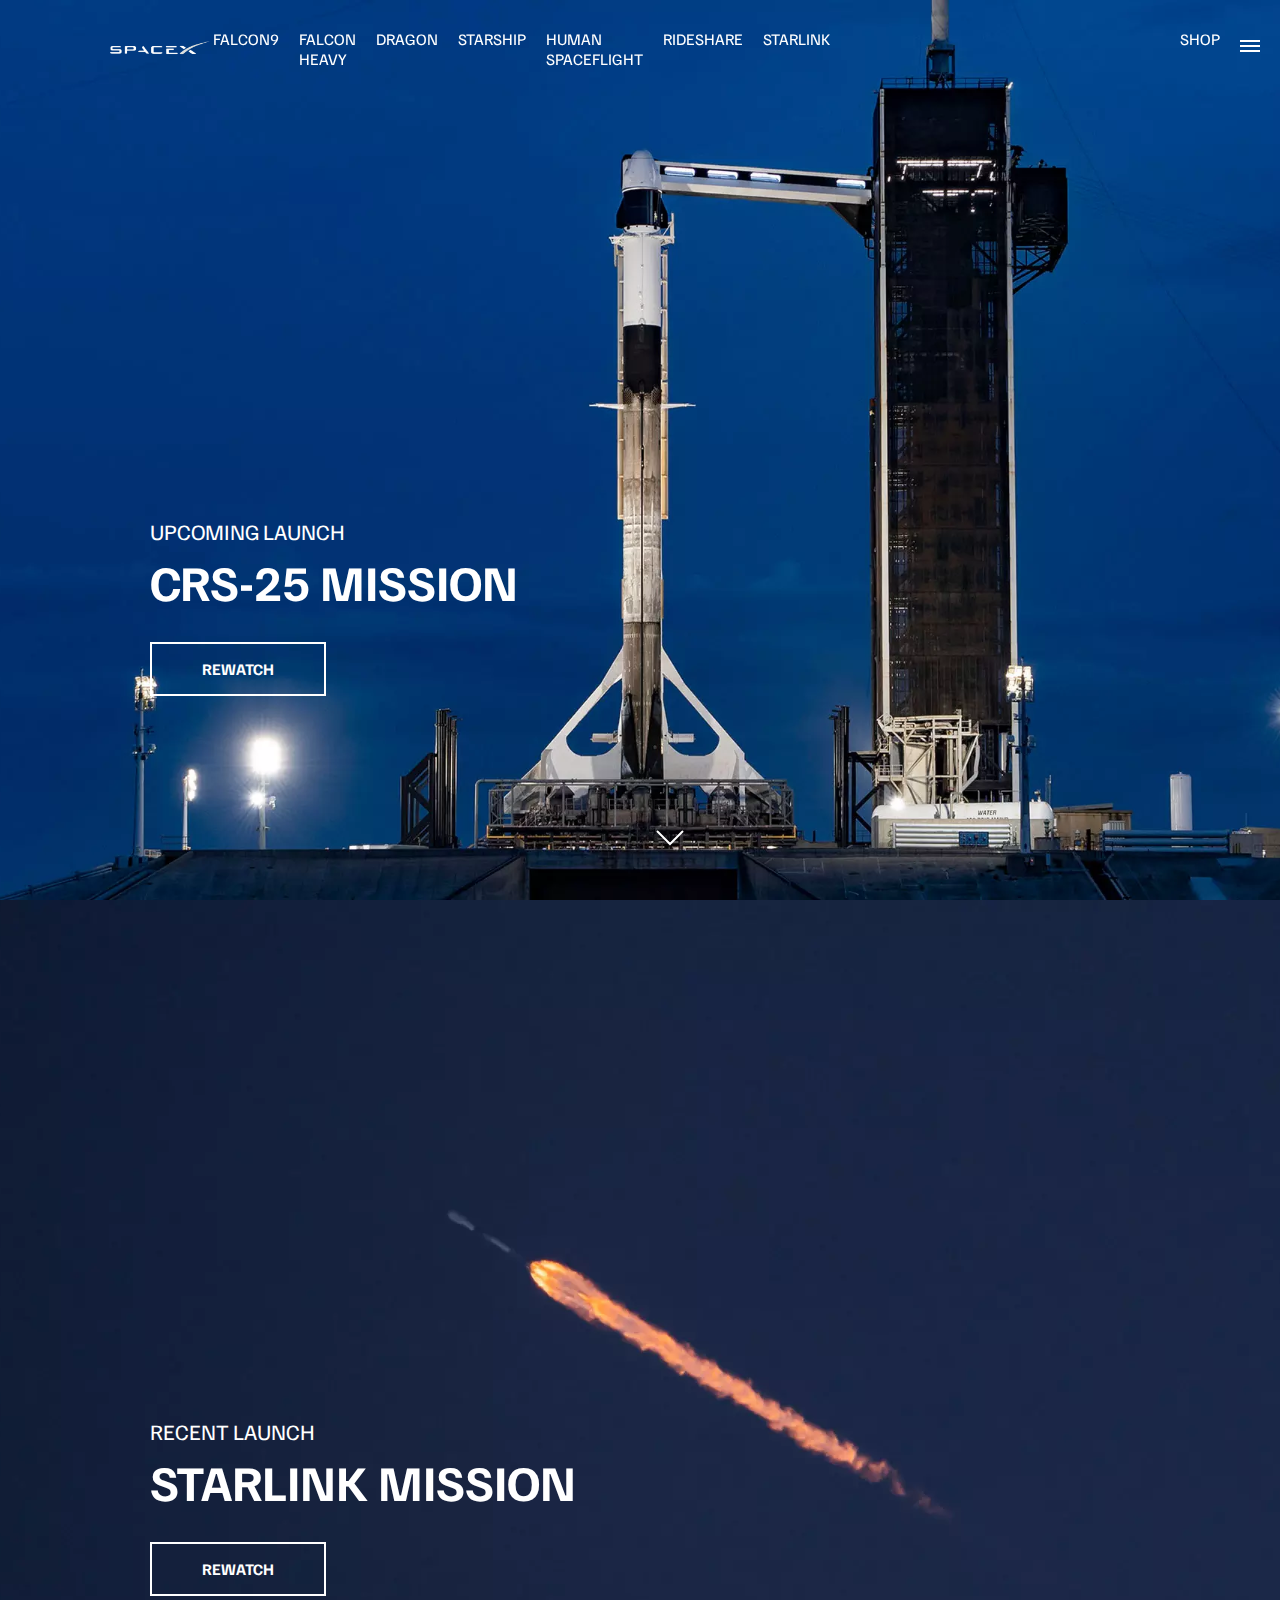
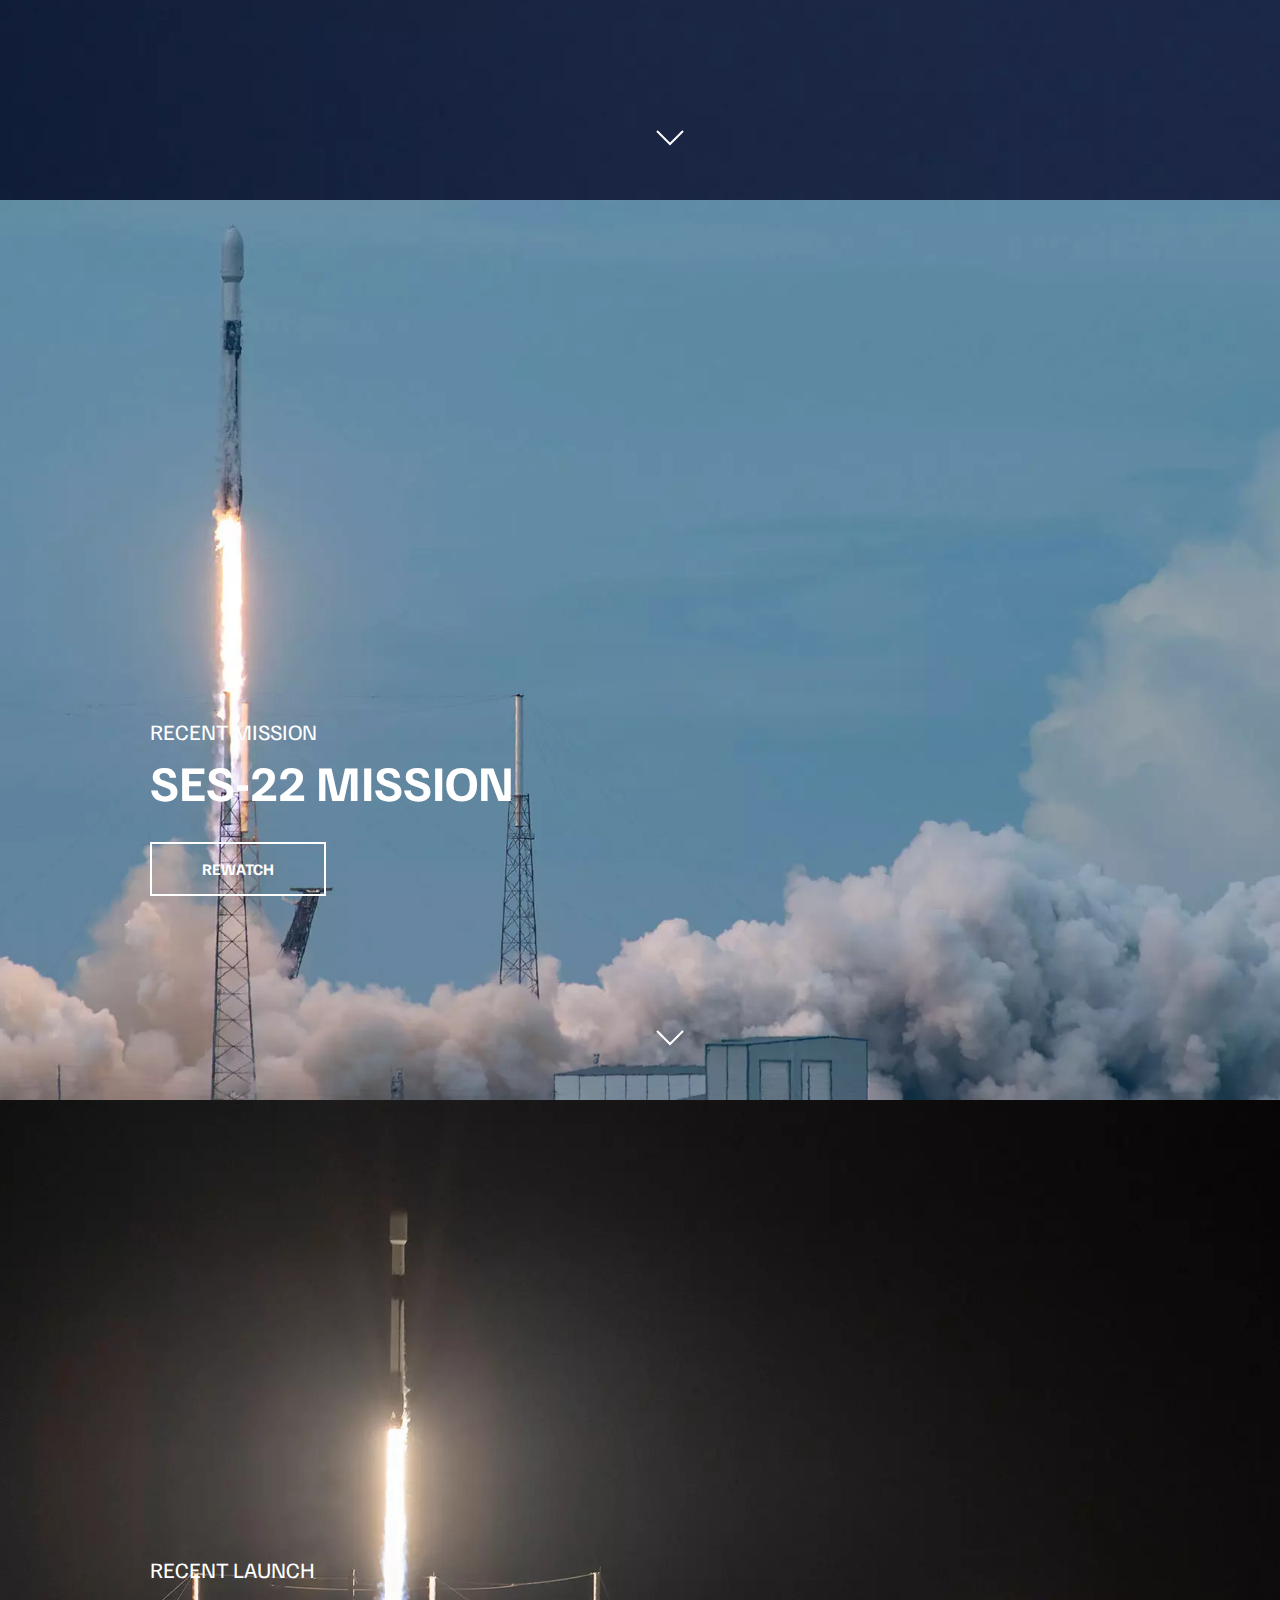
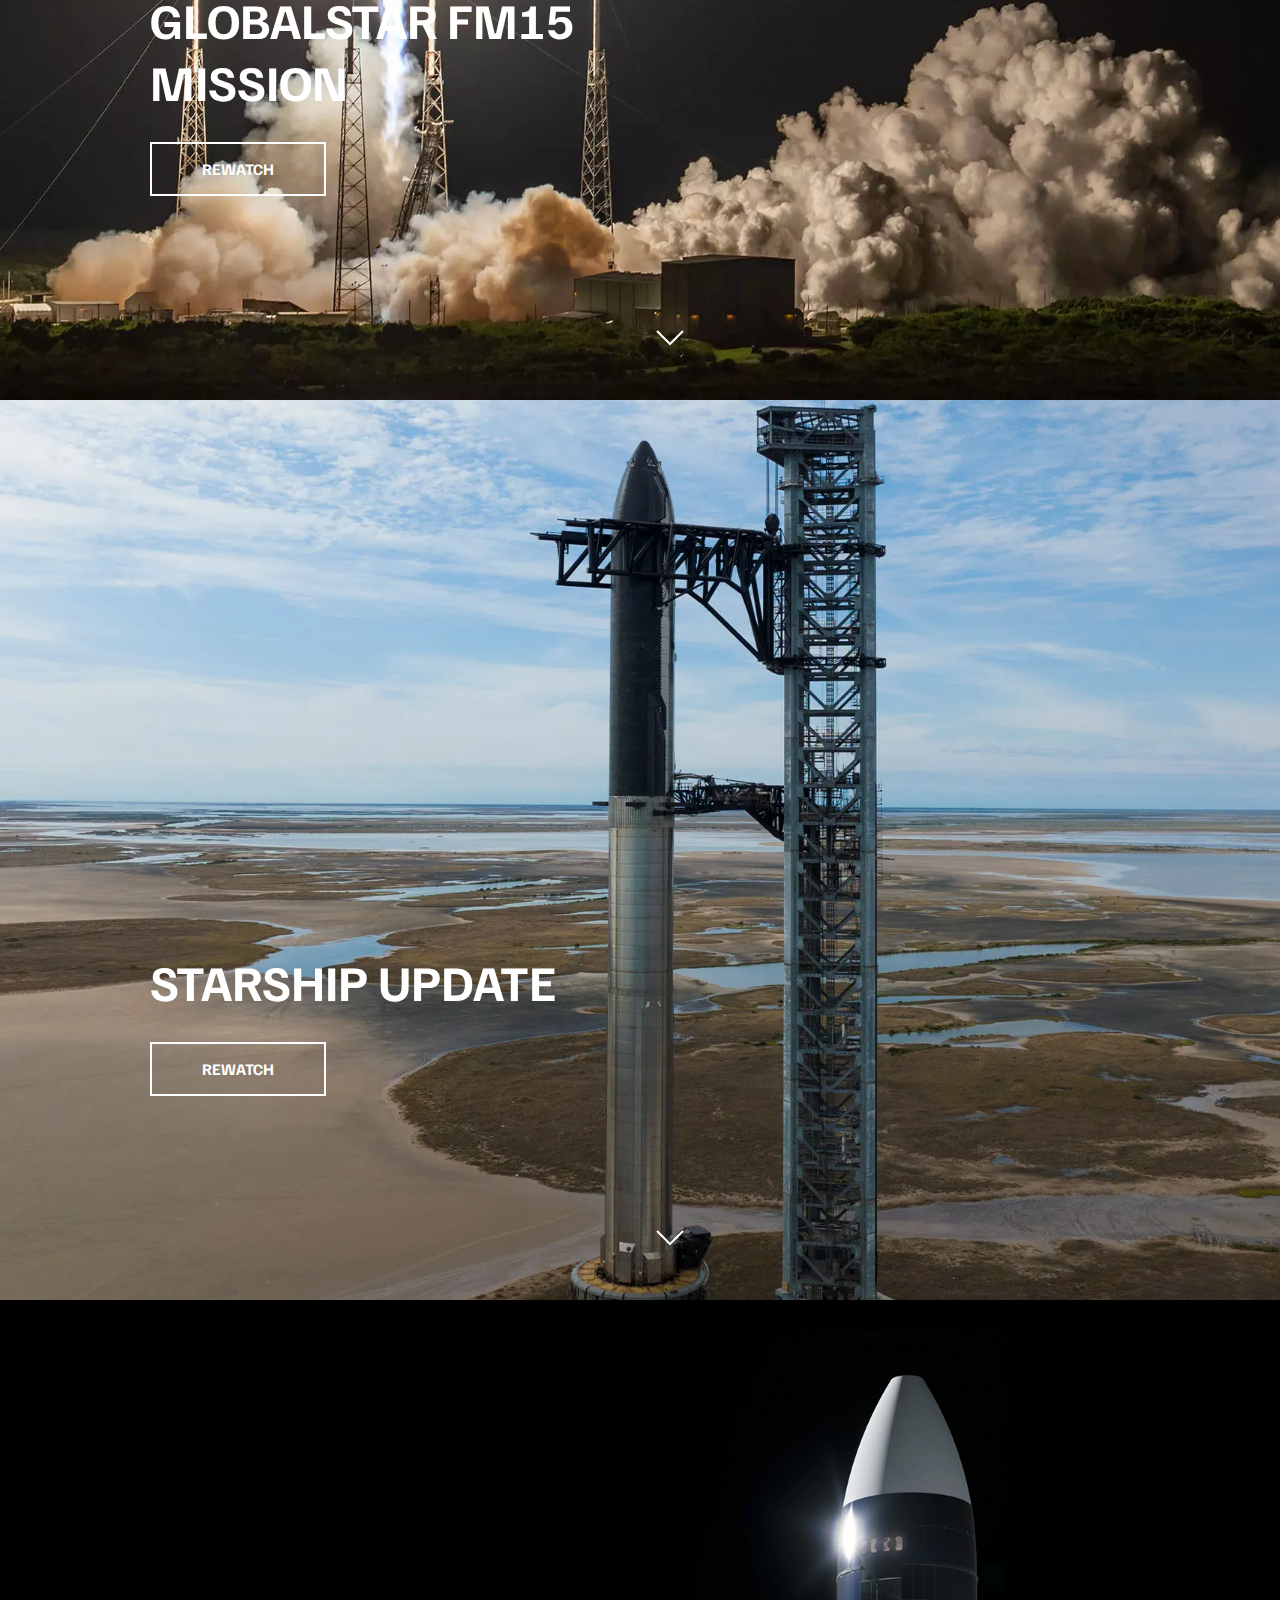
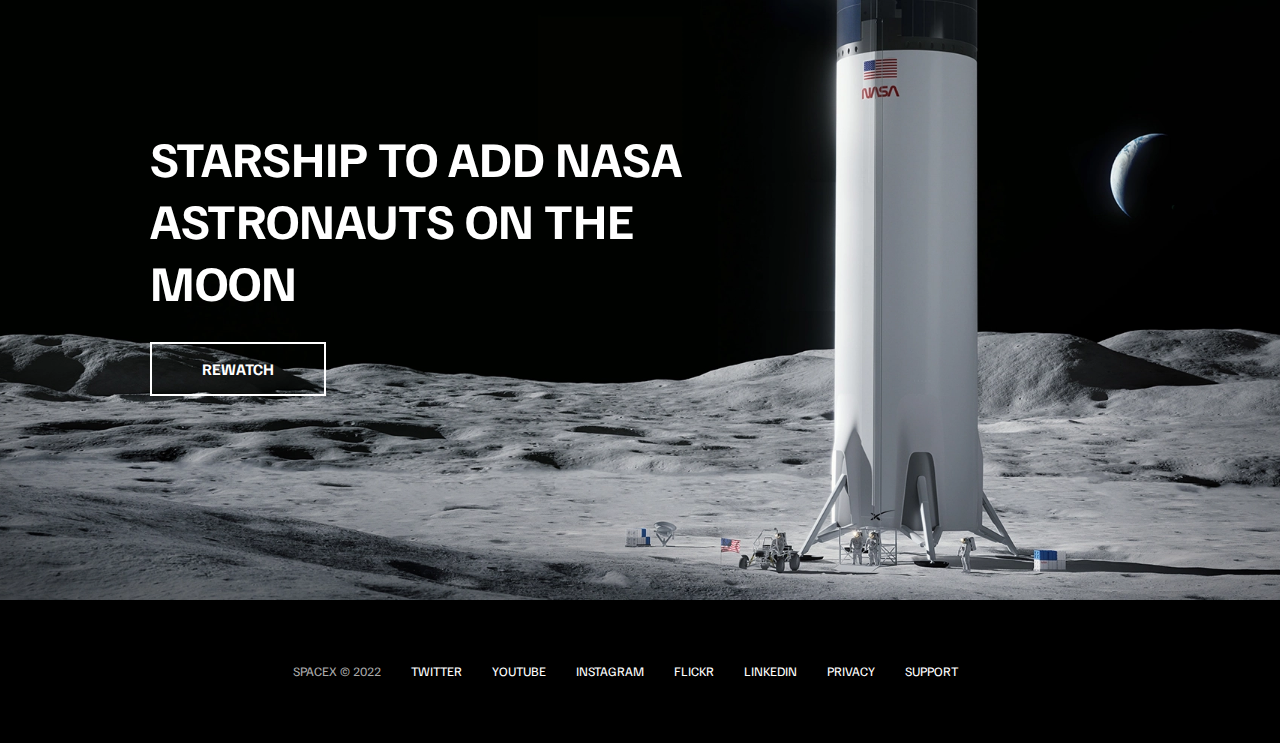
<file: index.html>
<!DOCTYPE html>
<html lang="en">

<head>
    <meta charset="UTF-8">
    <meta http-equiv="X-UA-Compatible" content="IE=edge">
    <meta name="viewport" content="width=device-width, initial-scale=1.0">
    <link rel="stylesheet" href="css/style.css">
    <script src="js/script.js" defer></script>
    <link rel="icon" type="image/x-icon" href="img/favicon.ico">
    <title>SpaceX</title>
</head>

<body>
    <div id="overlay"></div>
    <div id="mobile-menu" class="mobile-main-menu">
        <ul>
            <li><a href="#">Mission</a></li>
            <li><a href="#">Launches</a></li>
            <li><a href="#">Careers</a></li>
            <li><a href="#">Updates</a></li>
            <li><a href="#">Shop</a></li>

            <li class="mobile-only"><a href="falcon9.html">Falcon9</a></li>
            <li class="mobile-only"><a href="falcon-heavy.html">Falcon Heavy</a></li>
            <li class="mobile-only"><a href="dragon.html">Dragon</a></li>
            <li class="mobile-only"><a href="#">Starship</a></li>
            <li class="mobile-only"><a href="#">Human Spaceflight</a></li>
            <li class="mobile-only"><a href="#">Rideshare</a></li>
            <li class="mobile-only"><a href="#">Starlink</a></li>
        </ul>
    </div>
    <header class="main-header">
        <div class="logo">
            <a href="index.html">
                <img src="img/logo.png" alt="SpaceX">
            </a>
        </div>

        <nav class="desktop-main-menu">
            <ul>
                <li><a href="falcon9.html">Falcon9</a></li>
                <li><a href="falcon-heavy.html">Falcon Heavy</a></li>
                <li><a href="dragon.html">Dragon</a></li>
                <li><a href="#">Starship</a></li>
                <li><a href="#">Human Spaceflight</a></li>
                <li><a href="#">Rideshare</a></li>
                <li><a href="#">Starlink</a></li>
                <li><a href="#">Shop</a></li>
            </ul>
        </nav>
    </header>

    <!-- Hamburger Menu -->
    <button id="menu-btn" class="hamburger" type="button">
        <span class="hamburger-top"></span>
        <span class="hamburger-middle"></span>
        <span class="hamburger-bottom"></span>
    </button>
    <!-- Section A -->
    <section class="section-a">
        <div class="section-inner">
            <h4>Upcoming Launch</h4>
            <h2>CRS-25 Mission</h2>
            <a href="#" class="btn animate">
                <div class="hover"></div>
                <span>Rewatch</span>
            </a>
        </div>

        <div class="scroll-arrow">
            <svg width="30px" height="20px">
                <path stroke="#ffffff" fill="none" stroke-width="2px" d="M2.000,5.000 L15.000,18.000 L28.000,5.000 ">
                </path>
            </svg>
        </div>
    </section>
    <!-- Section B -->
    <section class="section-b">
        <div class="section-inner">
            <h4>Recent Launch</h4>
            <h2>Starlink Mission</h2>
            <a href="#" class="btn animate">
                <div class="hover"></div>
                <span>Rewatch</span>
            </a>
        </div>

        <div class="scroll-arrow">
            <svg width="30px" height="20px">
                <path stroke="#ffffff" fill="none" stroke-width="2px" d="M2.000,5.000 L15.000,18.000 L28.000,5.000 ">
                </path>
            </svg>
        </div>
    </section>
    <!-- Section C -->
    <section class="section-c">
        <div class="section-inner">
            <h4>Recent Mission</h4>
            <h2>SES-22 Mission</h2>
            <a href="#" class="btn animate">
                <div class="hover"></div>
                <span>Rewatch</span>
            </a>
        </div>

        <div class="scroll-arrow">
            <svg width="30px" height="20px">
                <path stroke="#ffffff" fill="none" stroke-width="2px" d="M2.000,5.000 L15.000,18.000 L28.000,5.000 ">
                </path>
            </svg>
        </div>
    </section>
    <!-- Section D -->
    <section class="section-d">
        <div class="section-inner">
            <h4>Recent Launch</h4>
            <h2>Globalstar FM15 Mission</h2>
            <a href="#" class="btn animate">
                <div class="hover"></div>
                <span>Rewatch</span>
            </a>
        </div>

        <div class="scroll-arrow">
            <svg width="30px" height="20px">
                <path stroke="#ffffff" fill="none" stroke-width="2px" d="M2.000,5.000 L15.000,18.000 L28.000,5.000 ">
                </path>
            </svg>
        </div>
    </section>
    <!-- Section E -->
    <section class="section-e">
        <div class="section-inner">
            <h2>Starship Update</h2>
            <a href="#" class="btn animate">
                <div class="hover"></div>
                <span>Rewatch</span>
            </a>
        </div>

        <div class="scroll-arrow">
            <svg width="30px" height="20px">
                <path stroke="#ffffff" fill="none" stroke-width="2px" d="M2.000,5.000 L15.000,18.000 L28.000,5.000 ">
                </path>
            </svg>
        </div>
    </section>
    <!-- Section F -->
    <section class="section-f">
        <div class="section-inner">
            <h2>Starship to add NASA astronauts on the moon</h2>
            <a href="#" class="btn animate">
                <div class="hover"></div>
                <span>Rewatch</span>
            </a>
        </div>
    </section>

    <footer class="footer">
        <ul>
            <li>SpaceX &copy; 2022</li>
            <li><a href="https://twitter.com">Twitter</a></li>
            <li><a href="https://youtube.com">Youtube</a></li>
            <li><a href="https://instagram.com">Instagram</a></li>
            <li><a href="https://flickr.com">Flickr</a></li>
            <li><a href="https://linkedin.com">LinkedIn</a></li>
            <li><a href="#">Privacy</a></li>
            <li><a href="#">Support</a></li>
        </ul>
    </footer>
</body>

</html>
</file>
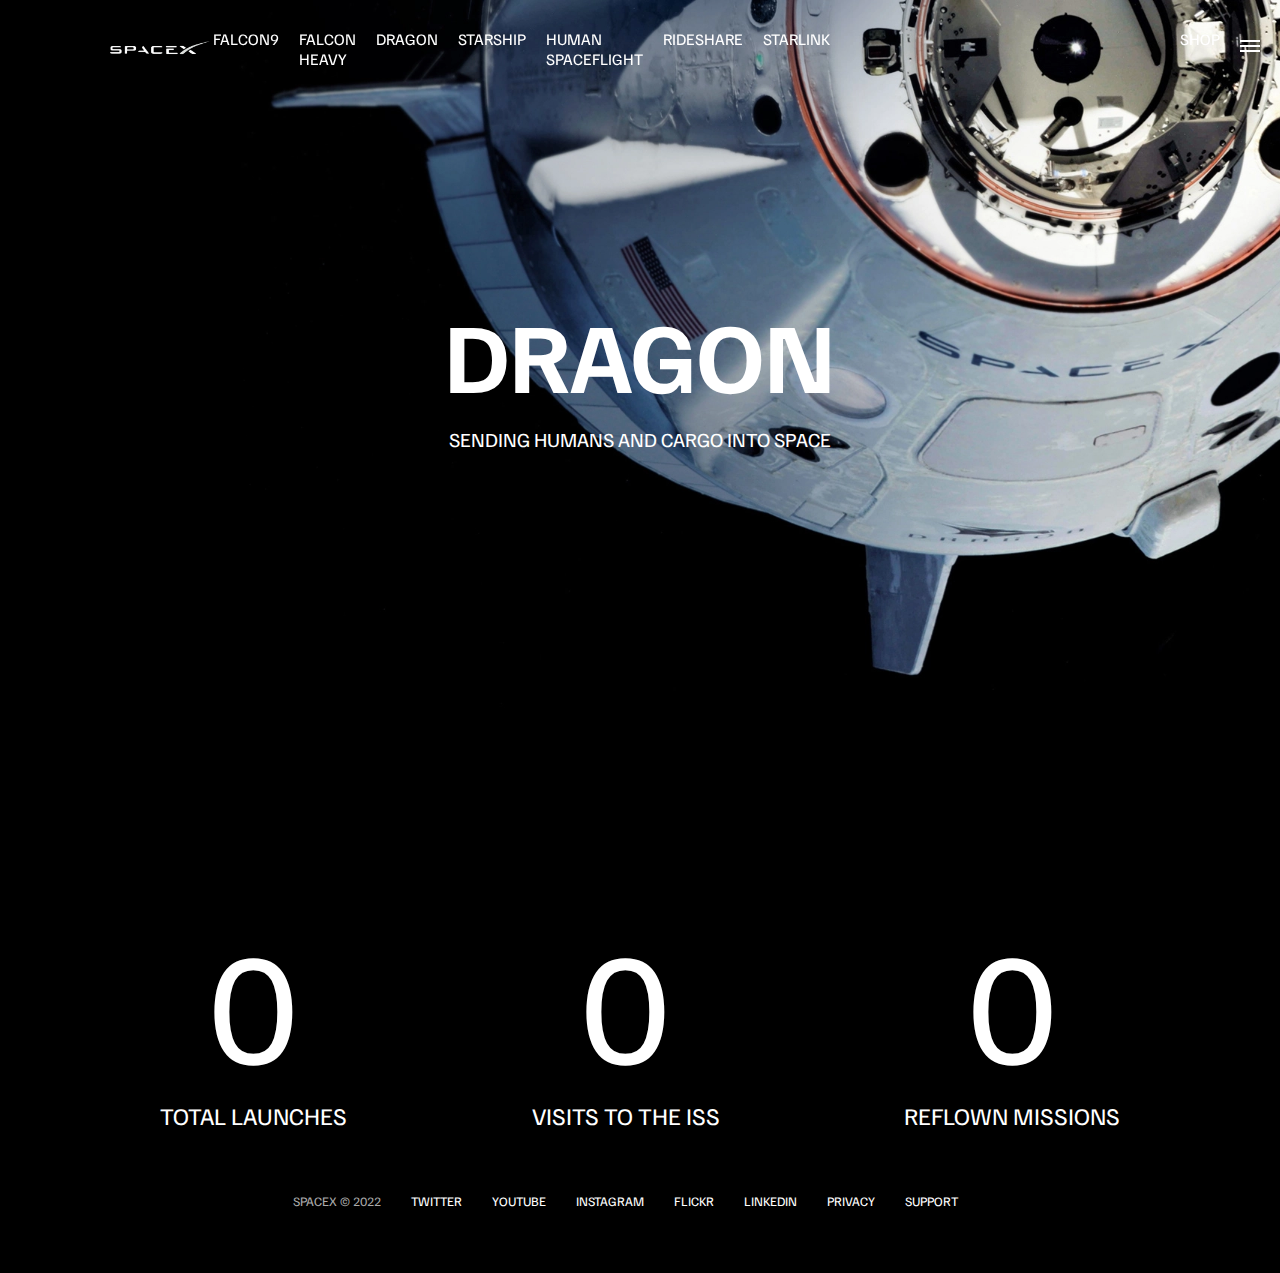
<file: dragon.html>
<!DOCTYPE html>
<html lang="en">

<head>
    <meta charset="UTF-8">
    <meta http-equiv="X-UA-Compatible" content="IE=edge">
    <meta name="viewport" content="width=device-width, initial-scale=1.0">
    <link rel="stylesheet" href="css/style.css">
    <script src="js/script.js" defer></script>
    <link rel="icon" type="image/x-icon" href="img/favicon.ico">
    <title>SpaceX - Falcon 9</title>
</head>

<body>
    <div id="overlay"></div>
    <div id="mobile-menu" class="mobile-main-menu">
        <ul>
            <li><a href="#">Mission</a></li>
            <li><a href="#">Launches</a></li>
            <li><a href="#">Careers</a></li>
            <li><a href="#">Updates</a></li>
            <li><a href="#">Shop</a></li>

            <li class="mobile-only"><a href="falcon9.html">Falcon9</a></li>
            <li class="mobile-only"><a href="falcon-heavy.html">Falcon Heavy</a></li>
            <li class="mobile-only"><a href="dragon.html">Dragon</a></li>
            <li class="mobile-only"><a href="#">Starship</a></li>
            <li class="mobile-only"><a href="#">Human Spaceflight</a></li>
            <li class="mobile-only"><a href="#">Rideshare</a></li>
            <li class="mobile-only"><a href="#">Starlink</a></li>
        </ul>
    </div>
    <header class="main-header">
        <div class="logo">
            <a href="index.html">
                <img src="img/logo.png" alt="SpaceX">
            </a>
        </div>

        <nav class="desktop-main-menu">
            <ul>
                <li><a href="falcon9.html">Falcon9</a></li>
                <li><a href="falcon-heavy.html">Falcon Heavy</a></li>
                <li><a href="dragon.html">Dragon</a></li>
                <li><a href="#">Starship</a></li>
                <li><a href="#">Human Spaceflight</a></li>
                <li><a href="#">Rideshare</a></li>
                <li><a href="#">Starlink</a></li>
                <li><a href="#">Shop</a></li>
            </ul>
        </nav>
    </header>

    <!-- Hamburger Menu -->
    <button id="menu-btn" class="hamburger" type="button">
        <span class="hamburger-top"></span>
        <span class="hamburger-middle"></span>
        <span class="hamburger-bottom"></span>
    </button>

    <section class="section-animate bg-dragon">

    </section>
    <div class="section-inner-center">
        <h3>Dragon</h3>
        <p>Sending humans and cargo into space</p>
    </div>

    <div class="stats">
        <div>
            <span class="counter" data-target="35">0</span>
            <h4>Total Launches</h4>
        </div>
        <div>
            <span class="counter" data-target="31">0</span>
            <h4>Visits to the iss</h4>
        </div>
        <div>
            <span class="counter" data-target="14">0</span>
            <h4>Reflown missions</h4>
        </div>
    </div>

    <!-- Footer -->
    <footer class="footer">
        <ul>
            <li>SpaceX &copy; 2022</li>
            <li><a href="https://twitter.com">Twitter</a></li>
            <li><a href="https://youtube.com">Youtube</a></li>
            <li><a href="https://instagram.com">Instagram</a></li>
            <li><a href="https://flickr.com">Flickr</a></li>
            <li><a href="https://linkedin.com">LinkedIn</a></li>
            <li><a href="#">Privacy</a></li>
            <li><a href="#">Support</a></li>
        </ul>
    </footer>
</body>

</html>
</file>
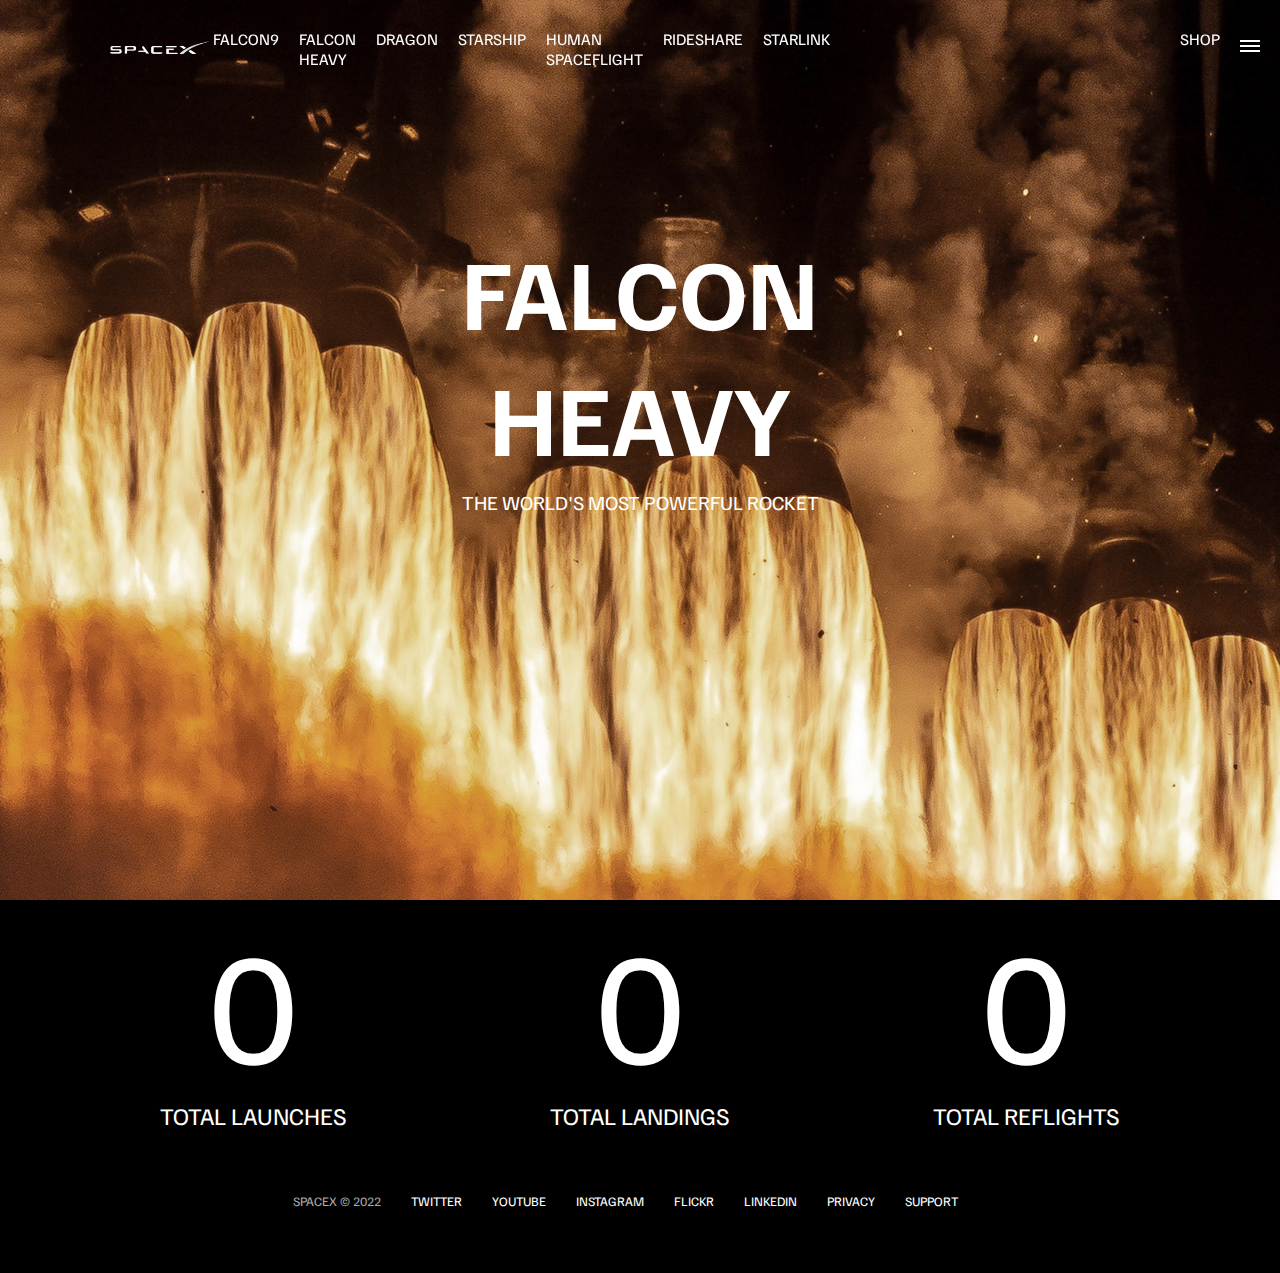
<file: falcon-heavy.html>
<!DOCTYPE html>
<html lang="en">

<head>
    <meta charset="UTF-8">
    <meta http-equiv="X-UA-Compatible" content="IE=edge">
    <meta name="viewport" content="width=device-width, initial-scale=1.0">
    <link rel="stylesheet" href="css/style.css">
    <script src="js/script.js" defer></script>
    <link rel="icon" type="image/x-icon" href="img/favicon.ico">
    <title>SpaceX - Falcon Heavy</title>
</head>

<body>
    <div id="overlay"></div>
    <div id="mobile-menu" class="mobile-main-menu">
        <ul>
            <li><a href="#">Mission</a></li>
            <li><a href="#">Launches</a></li>
            <li><a href="#">Careers</a></li>
            <li><a href="#">Updates</a></li>
            <li><a href="#">Shop</a></li>

            <li class="mobile-only"><a href="falcon9.html">Falcon9</a></li>
            <li class="mobile-only"><a href="falcon-heavy.html">Falcon Heavy</a></li>
            <li class="mobile-only"><a href="dragon.html">Dragon</a></li>
            <li class="mobile-only"><a href="#">Starship</a></li>
            <li class="mobile-only"><a href="#">Human Spaceflight</a></li>
            <li class="mobile-only"><a href="#">Rideshare</a></li>
            <li class="mobile-only"><a href="#">Starlink</a></li>
        </ul>
    </div>
    <header class="main-header">
        <div class="logo">
            <a href="index.html">
                <img src="img/logo.png" alt="SpaceX">
            </a>
        </div>

        <nav class="desktop-main-menu">
            <ul>
                <li><a href="falcon9.html">Falcon9</a></li>
                <li><a href="falcon-heavy.html">Falcon Heavy</a></li>
                <li><a href="dragon.html">Dragon</a></li>
                <li><a href="#">Starship</a></li>
                <li><a href="#">Human Spaceflight</a></li>
                <li><a href="#">Rideshare</a></li>
                <li><a href="#">Starlink</a></li>
                <li><a href="#">Shop</a></li>
            </ul>
        </nav>
    </header>

    <!-- Hamburger Menu -->
    <button id="menu-btn" class="hamburger" type="button">
        <span class="hamburger-top"></span>
        <span class="hamburger-middle"></span>
        <span class="hamburger-bottom"></span>
    </button>

    <section class="section-animate bg-falcon-heavy">

    </section>
    <div class="section-inner-center">
        <h3>Falcon Heavy</h3>
        <p>The world's most powerful rocket</p>
    </div>

    <div class="stats">
        <div>
            <span class="counter" data-target="3">0</span>
            <h4>Total Launches</h4>
        </div>
        <div>
            <span class="counter" data-target="7">0</span>
            <h4>Total Landings</h4>
        </div>
        <div>
            <span class="counter" data-target="4">0</span>
            <h4>Total Reflights</h4>
        </div>
    </div>

    <!-- Footer -->
    <footer class="footer">
        <ul>
            <li>SpaceX &copy; 2022</li>
            <li><a href="https://twitter.com">Twitter</a></li>
            <li><a href="https://youtube.com">Youtube</a></li>
            <li><a href="https://instagram.com">Instagram</a></li>
            <li><a href="https://flickr.com">Flickr</a></li>
            <li><a href="https://linkedin.com">LinkedIn</a></li>
            <li><a href="#">Privacy</a></li>
            <li><a href="#">Support</a></li>
        </ul>
    </footer>
</body>

</html>
</file>
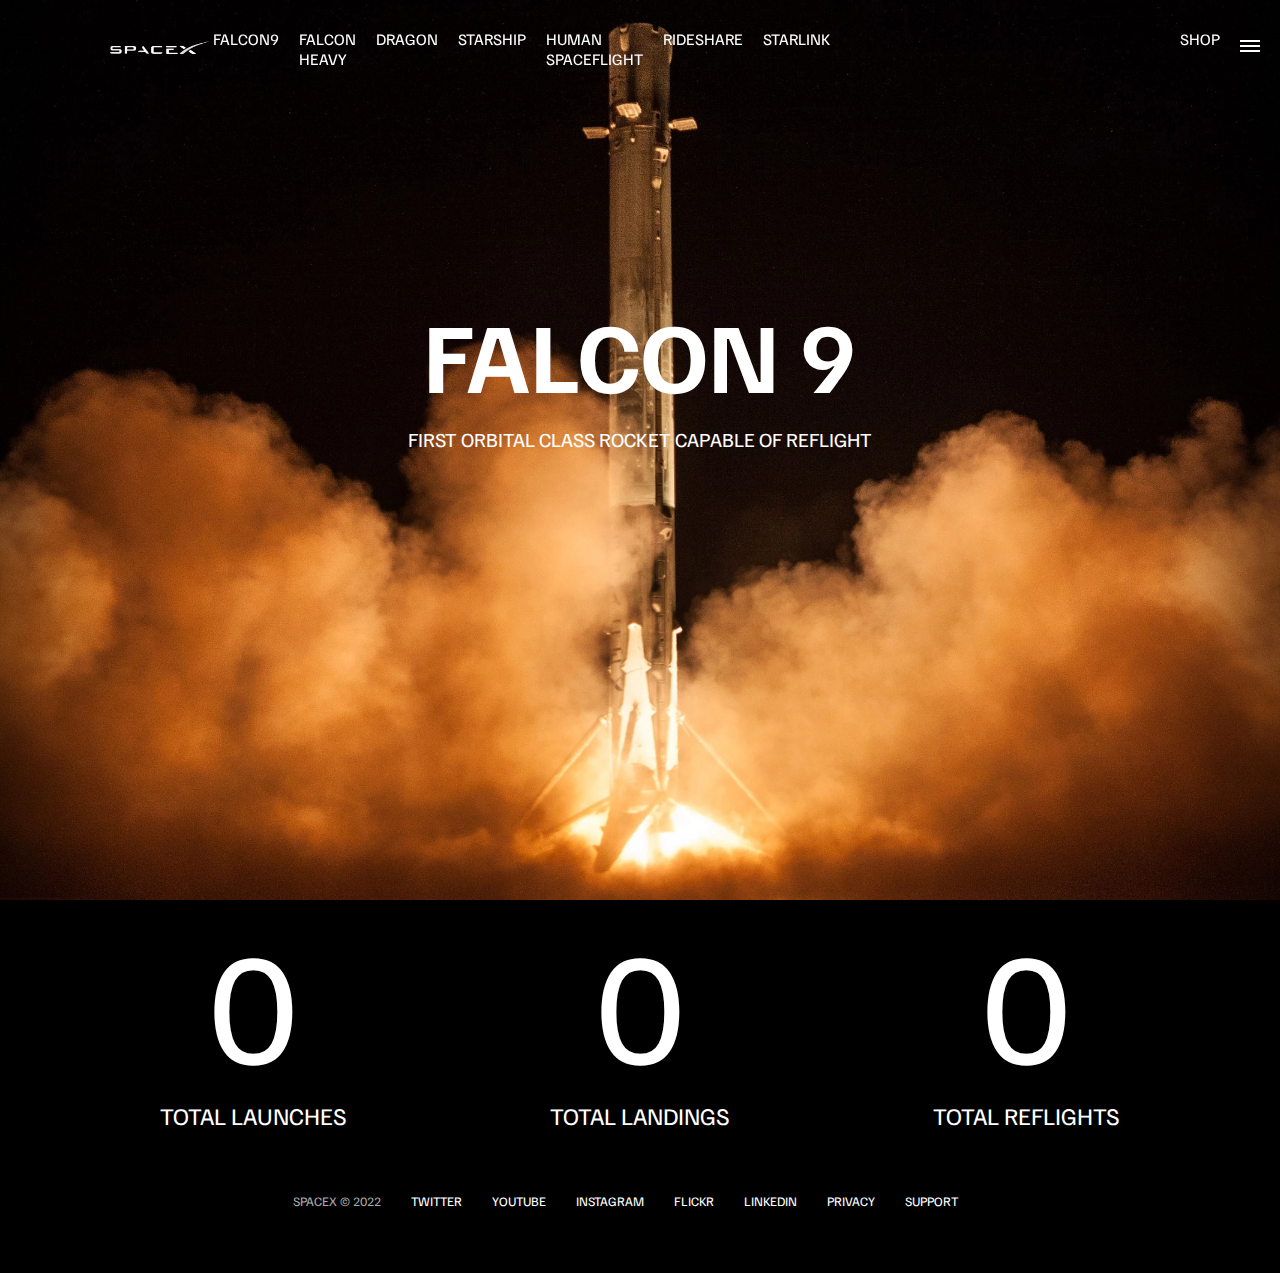
<file: falcon9.html>
<!DOCTYPE html>
<html lang="en">

<head>
    <meta charset="UTF-8">
    <meta http-equiv="X-UA-Compatible" content="IE=edge">
    <meta name="viewport" content="width=device-width, initial-scale=1.0">
    <link rel="stylesheet" href="css/style.css">
    <script src="js/script.js" defer></script>
    <link rel="icon" type="image/x-icon" href="img/favicon.ico">
    <title>SpaceX - Falcon 9</title>
</head>

<body>
    <div id="overlay"></div>
    <div id="mobile-menu" class="mobile-main-menu">
        <ul>
            <li><a href="#">Mission</a></li>
            <li><a href="#">Launches</a></li>
            <li><a href="#">Careers</a></li>
            <li><a href="#">Updates</a></li>
            <li><a href="#">Shop</a></li>

            <li class="mobile-only"><a href="falcon9.html">Falcon9</a></li>
            <li class="mobile-only"><a href="falcon-heavy.html">Falcon Heavy</a></li>
            <li class="mobile-only"><a href="dragon.html">Dragon</a></li>
            <li class="mobile-only"><a href="#">Starship</a></li>
            <li class="mobile-only"><a href="#">Human Spaceflight</a></li>
            <li class="mobile-only"><a href="#">Rideshare</a></li>
            <li class="mobile-only"><a href="#">Starlink</a></li>
        </ul>
    </div>
    <header class="main-header">
        <div class="logo">
            <a href="index.html">
                <img src="img/logo.png" alt="SpaceX">
            </a>
        </div>

        <nav class="desktop-main-menu">
            <ul>
                <li><a href="falcon9.html">Falcon9</a></li>
                <li><a href="falcon-heavy.html">Falcon Heavy</a></li>
                <li><a href="dragon.html">Dragon</a></li>
                <li><a href="#">Starship</a></li>
                <li><a href="#">Human Spaceflight</a></li>
                <li><a href="#">Rideshare</a></li>
                <li><a href="#">Starlink</a></li>
                <li><a href="#">Shop</a></li>
            </ul>
        </nav>
    </header>

    <!-- Hamburger Menu -->
    <button id="menu-btn" class="hamburger" type="button">
        <span class="hamburger-top"></span>
        <span class="hamburger-middle"></span>
        <span class="hamburger-bottom"></span>
    </button>

    <section class="section-animate bg-falcon-9">

    </section>
    <div class="section-inner-center">
        <h3>Falcon 9</h3>
        <p>First orbital class rocket capable of reflight</p>
    </div>

    <div class="stats">
        <div>
            <span class="counter" data-target="170">0</span>
            <h4>Total Launches</h4>
        </div>
        <div>
            <span class="counter" data-target="130">0</span>
            <h4>Total Landings</h4>
        </div>
        <div>
            <span class="counter" data-target="109">0</span>
            <h4>Total Reflights</h4>
        </div>
    </div>

    <!-- Footer -->
    <footer class="footer">
        <ul>
            <li>SpaceX &copy; 2022</li>
            <li><a href="https://twitter.com">Twitter</a></li>
            <li><a href="https://youtube.com">Youtube</a></li>
            <li><a href="https://instagram.com">Instagram</a></li>
            <li><a href="https://flickr.com">Flickr</a></li>
            <li><a href="https://linkedin.com">LinkedIn</a></li>
            <li><a href="#">Privacy</a></li>
            <li><a href="#">Support</a></li>
        </ul>
    </footer>
</body>

</html>
</file>
<file: css/style.css>
@import url('https://fonts.googleapis.com/css2?family=Familjen+Grotesk:wght@400;600;700&display=swap');

*,
*::before,
*::after {
    margin: 0;
    padding: 0;
    box-sizing: border-box;
}

body {
    font-family: 'Familjen Grotesk', sans-serif;
    background: #000;
    color: #fff;
}

a {
    text-decoration: none;
    color: #fff;
}

ul {
    list-style: none;
}

/* HEADER/NAV */
.main-header {
    position: fixed;
    top: 0;
    left: 0;
    width: 100%;
    z-index: 3;
    display: flex;
    justify-content: space-between;
    align-items: center;
    text-transform: uppercase;
    height: 100px;
    padding: 0 30px;
}

/* LOGO */
.logo {
    width: 210px;
    height: auto;
    margin-left: 80px;
}

.logo img {
    display: block;
    width: 100%;
    height: auto;
}

/* DESKTOP MENU */
.desktop-main-menu {
    margin-right: 10px;
}

.desktop-main-menu ul {
    display: flex;
}

.desktop-main-menu ul li {
    position: relative;
    margin-right: 20px;
    padding-bottom: 2px;
}

.desktop-main-menu ul li:last-child {
    margin-left: 330px;
}

/* MENU ITEM BOTTOM BORDER */
.desktop-main-menu ul li a::after {
    content: '';
    position: absolute;
    bottom: 0;
    left: 0;
    width: 100%;
    height: 1px;
    background-color: #fff;
    transform: scaleX(0);
    transition: transform 0.6s cubic-bezier(0.19, 1, 0.22, 1);
    transform-origin: right center;
}

.desktop-main-menu ul li a:hover::after {
    transform: scaleX(1);
    transform-origin: left center;
    transition-duration: 0.4s;
}

/* SECTIONS */
section {
    position: relative;
    height: 100vh;
    background-position: center center;
    background-repeat: no-repeat;
    background-size: cover;
    text-transform: uppercase;
}

.section-inner {
    position: absolute;
    bottom: 200px;
    left: 150px;
    max-width: 560px;
}

.section-inner h4 {
    font-size: 22px;
    margin-bottom: 5px;
    font-weight: 300;
    animation: fadeInUp 0.5s ease-in-out;
    animation-fill-mode: both;
}

.section-inner h2 {
    font-size: 50px;
    font-weight: 700;
    margin-bottom: 20px;
    animation: fadeInUp 0.5s ease-in-out 0.2s;
    animation-fill-mode: both;
}

.section-inner a {
    animation: fadeInUp 0.5s ease-in-out 0.4s;
    animation-fill-mode: both;
}

/* BACKGROUND IMAGES */
.section-a {
    background-image: url(../img/section-a.webp);
}

.section-b {
    background-image: url(../img/section-b.webp);
}

.section-c {
    background-image: url(../img/section-c.webp);
}

.section-d {
    background-image: url(../img/section-d.webp);
}

.section-e {
    background-image: url(../img/section-e.webp);
}

.section-f {
    background-image: url(../img/section-f.webp);
}

.btn {
    position: relative;
    display: inline-block;
    cursor: pointer;
    text-align: center;
    min-width: 130px;
    padding: 15px 50px;
    margin-top: 10px;
    border: 2px solid #fff;
    text-transform: uppercase;
    font-weight: bold;
    overflow: hidden;
    z-index: 2;
}

.btn:hover span {
    color: #000;
}

.btn .hover {
    position: absolute;
    top: 0;
    left: 0;
    width: 100%;
    height: 100%;
    background-color: #fff;
    color: #000;
    z-index: -1;
    transform: translateY(100%);
}

.btn:hover .hover {
    transform: translateY(0);
    transition: transform 0.6s cubic-bezier(0.19, 1, 0.22, 1);
}

.scroll-arrow {
    position: absolute;
    bottom: 50px;
    left: 50%;
    transform: translateX(50%);
    animation: fadeBounce 5s infinite;
}

/* FOOTER */
.footer {
    position: relative;
    padding: 55px 0;
}

.footer ul {
    display: flex;
    justify-content: center;
    align-items: center;
    flex-wrap: wrap;
}

.footer li {
    margin-right: 30px;
    color: #aaa;
    text-transform: uppercase;
    font-size: 13px;
    line-height: 2.5;
}

.footer ul li a {
    color: #fff;
    transition: color 0.6s;
}

.footer ul li a:hover {
    color: #aaa;
}

/* HAMBURGER MENU */
.hamburger {
    position: fixed;
    top: 40px;
    right: 20px;
    z-index: 10;
    cursor: pointer;
    width: 20px;
    background: none;
    border: none;
}

.hamburger-top,
.hamburger-middle,
.hamburger-bottom {
    position: absolute;
    width: 20px;
    height: 2px;
    top: 0;
    left: 0;
    background: white;
    transition: all 0.5s;
}

.hamburger-middle {
    transform: translateY(5px);
}

.hamburger-bottom {
    transform: translateY(10px);
}

/* TRANSITION HAMBURGER TO X WHEN OPEN */
.open {
    transform: rotate(90deg);
}

.open .hamburger-top {
    transform: rotate(45deg) translateY(6px) translateX(16px);
}

.open .hamburger-middle {
    display: none;
}

.open .hamburger-bottom {
    transform: rotate(-45deg) translateY(16px) translateX(-5.5px);
}

/* OVERLAY */
.overlay-show {
    position: fixed;
    top: 0;
    left: 0;
    width: 100%;
    height: 100%;
    background-color: rgba(0, 0, 0, 0.5);
    z-index: 3;
}

/* STOP BODY SCROLLING */
.stop-scrolling {
    overflow: hidden;
}

/* HIDE MOBILE MAIN MENU ITEMS*/
.mobile-only {
    display: none;
}

/* MOBILE MENU */
.mobile-main-menu {
    position: fixed;
    top: 0;
    right: 0;
    width: 350px;
    height: 100%;
    background: #000;
    z-index: 4;
    display: flex;
    align-items: center;
    justify-content: center;
    transform: translateX(100%);
    transition: transform 0.6s cubic-bezier(0.19, 1, 0.22, 1);
}

/* BRING MENU FROM RIGHT */
.show-menu {
    transform: translateX(0);
}

.mobile-main-menu ul {
    display: flex;
    flex-direction: column;
    align-items: end;
    justify-content: center;
    padding: 50px;
    width: 100%;
}

.mobile-main-menu ul li {
    margin-bottom: 20px;
    font-size: 18px;
    text-transform: uppercase;
    border-bottom: 1px #555 dotted;
    width: 100%;
    text-align: right;
    padding: 8px;
}

.mobile-main-menu ul li a {
    color: #fff;
    transition: color 0.6s;
}


.mobile-main-menu ul li a:hover {
    color: #aaa;
}

/* INNER PAGES */
.bg-falcon-9 {
    background-image: url(../img/falcon-9.webp);
}

.bg-falcon-heavy {
    background-image: url(../img/falcon-heavy.webp);
}

.bg-dragon {
    background-image: url(../img/dragon.webp);
}

.section-animate {
    animation: fadeIn 2s ease-in-out 1s;
    animation-fill-mode: both;
}

.section-inner-center {
    position: absolute;
    top: 42%;
    left: 50%;
    transform: translate(-50%, -50%);
    text-transform: uppercase;
    text-align: center;
}

.section-inner-center h3 {
    font-size: 100px;
    margin-bottom: 10px;
    animation: fadeInUp 0.5s ease-in-out;
    letter-spacing: .01px;
}

.section-inner-center p {
    font-size: 20px;
    margin-bottom: 15px;
    animation: fadeInUp 0.5s ease-in-out 0.2s;
}

/* STATS */
.stats {
    max-width: 960px;
    margin: 0 auto;
    display: flex;
    align-items: center;
    justify-content: space-between;
    text-align: center;
    text-transform: uppercase;
}

.stats div span {
    font-size: 160px;
}

.stats div h4 {
    font-size: 24px;
    font-weight: 300;
}

/* ANIMATIONS */
@keyframes fadeInUp {
    0% {
        opacity: 0;
        transform: translateY(140px);
    }

    100% {
        opacity: 1;
        transform: translateY(0);
    }
}

@keyframes fadeIn {
    0% {
        opacity: 0;
    }

    100% {
        opacity: 1;
    }
}

@keyframes fadeBounce {

    0%,
    20%,
    50%,
    80%,
    100% {
        opacity: 0;
        transform: translateY(-20px);
    }

    40% {
        transform: translateY(0);
        opacity: 1;
    }
}

/* MEDIA QUERIES */
@media (max-width: 960px) {

    /* Hide desktop menu */
    .desktop-main-menu {
        display: none;
    }

    /* SHOW MAIN MOBILE ITEMS */
    .mobile-only {
        display: block;
    }

    .section-inner-center {
        width: 80%;
    }

    .section-inner-center h3 {
        font-size: 50px;
    }

    .stats {
        flex-direction: column;
    }

    .stats div {
        margin-bottom: 20px;
    }
}

@media (max-width: 600px) {
    .logo {
        width: 150px;
        margin: auto
    }

    .section-inner {
        bottom: 75px;
        left: 20px;
    }

    .section-inner h2 {
        font-size: 40px;
    }

    .footer ul li:first-child {
        position: absolute;
        top: 30px;
        left: 50%;
        transform: translate(-50%, -50%);
    }

    .footer ul li {
        margin-right: 10px;
    }
}
</file>
